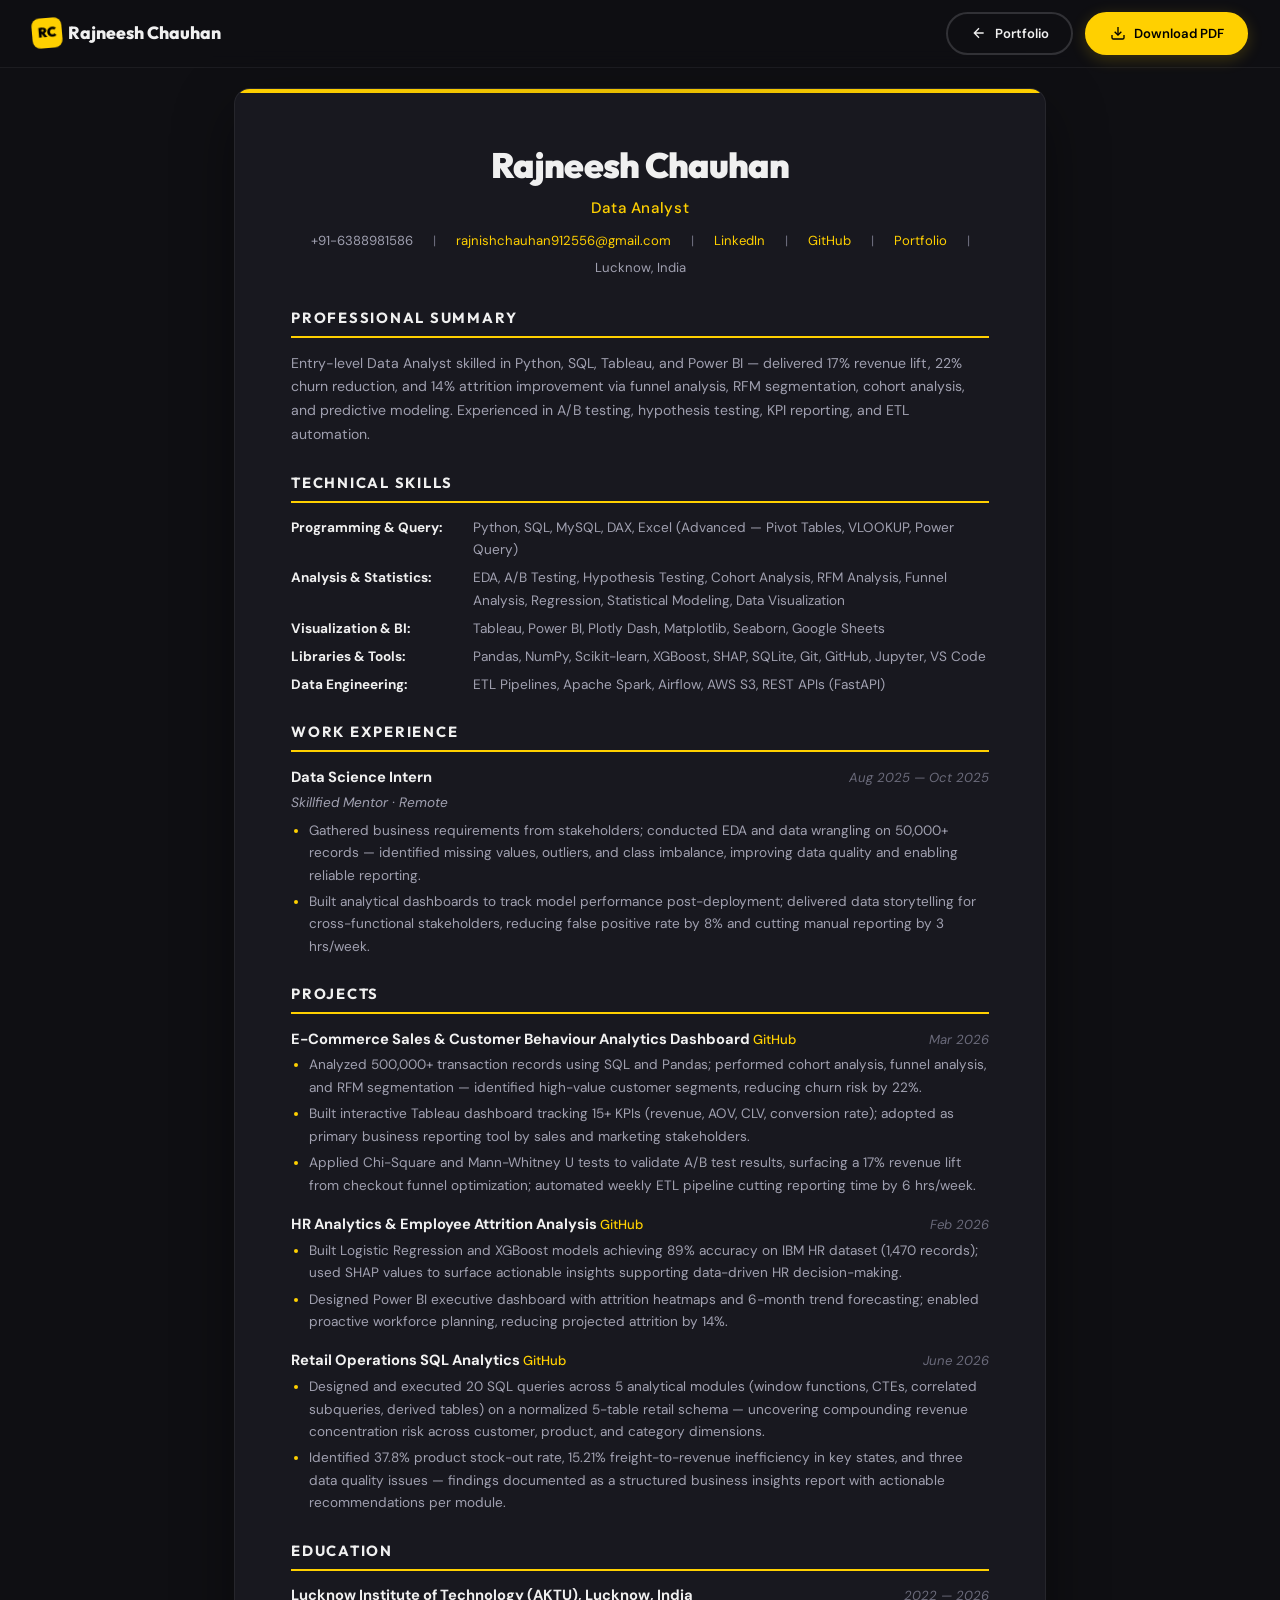
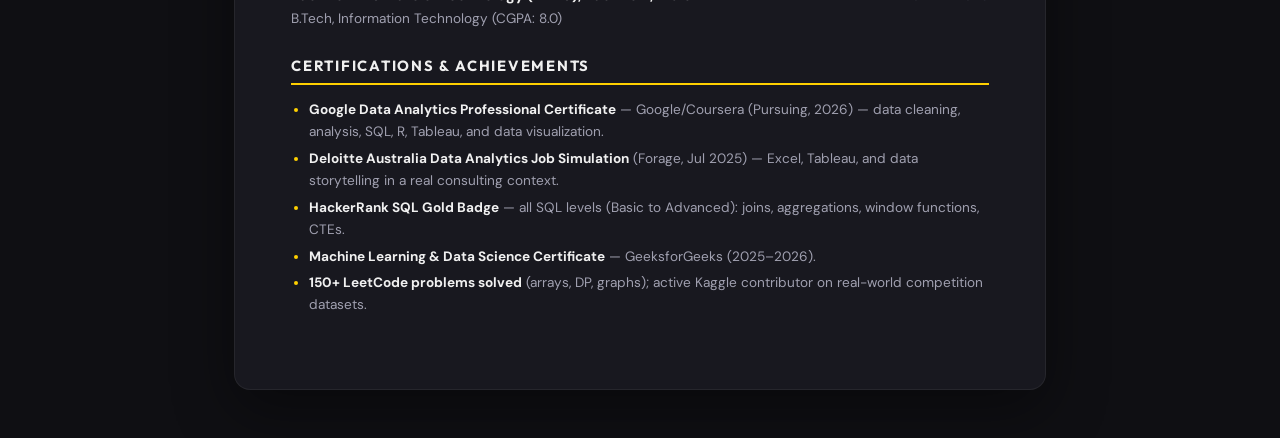
<file: resume.html>
<!DOCTYPE html>
<html lang="en">
<head>
<meta charset="UTF-8">
<meta name="viewport" content="width=device-width, initial-scale=1.0">
<title>Rajneesh Chauhan | Resume — Data Analyst</title>
<meta name="description" content="Resume of Rajneesh Chauhan — Entry-level Data Analyst skilled in Python, SQL, Tableau, Power BI with proven business impact.">
<link rel="stylesheet" href="https://fonts.googleapis.com/css2?family=Outfit:wght@300;400;500;600;700;800;900&family=DM+Sans:ital,opsz,wght@0,9..40,300;0,9..40,400;0,9..40,500;0,9..40,600;0,9..40,700;1,9..40,400&display=swap">
<style>
  :root {
    --color-bg: #0f0f13;
    --color-surface: #18181f;
    --color-surface-2: #1e1e28;
    --color-accent: #ffd000;
    --color-accent-dark: #e6bb00;
    --color-accent-glow: rgba(255, 208, 0, 0.08);
    --color-text: #f0f0f0;
    --color-text-secondary: #a0a0b0;
    --color-text-muted: #6a6a7a;
    --color-border: rgba(255, 255, 255, 0.06);
    --font-heading: 'Outfit', sans-serif;
    --font-body: 'DM Sans', sans-serif;
    --radius: 16px;
    --transition: 0.3s cubic-bezier(0.4, 0, 0.2, 1);
  }

  *, *::before, *::after { margin: 0; padding: 0; box-sizing: border-box; }

  html { scroll-behavior: smooth; }

  body {
    font-family: var(--font-body);
    background: var(--color-bg);
    color: var(--color-text);
    line-height: 1.6;
    -webkit-font-smoothing: antialiased;
  }

  ::selection { background: var(--color-accent); color: #000; }

  a { color: var(--color-accent); text-decoration: none; transition: color var(--transition); }
  a:hover { color: var(--color-accent-dark); }

  /* ---- Top Bar ---- */
  .top-bar {
    position: fixed; top: 0; left: 0; right: 0; z-index: 100;
    background: rgba(15,15,19,0.85);
    backdrop-filter: blur(20px);
    -webkit-backdrop-filter: blur(20px);
    border-bottom: 1px solid var(--color-border);
    padding: 0.75rem 2rem;
    display: flex; align-items: center; justify-content: space-between;
  }
  .top-bar-left { display: flex; align-items: center; gap: 0.75rem; }
  .top-bar-left a {
    font-family: var(--font-heading); font-weight: 800; font-size: 1.1rem;
    color: var(--color-text); display: flex; align-items: center; gap: 0.4rem;
  }
  .top-bar-left .logo-icon {
    width: 30px; height: 30px; background: var(--color-accent); border-radius: 8px;
    display: flex; align-items: center; justify-content: center;
    font-weight: 900; font-size: 0.85rem; color: #000; transform: rotate(-5deg);
  }
  .top-bar-right { display: flex; gap: 0.75rem; }

  .btn-download, .btn-back {
    display: inline-flex; align-items: center; gap: 0.5rem;
    padding: 0.55rem 1.4rem; border-radius: 999px;
    font-family: var(--font-body); font-size: 0.82rem; font-weight: 600;
    cursor: pointer; border: 2px solid transparent; transition: all var(--transition);
    text-decoration: none;
  }
  .btn-download {
    background: var(--color-accent); color: #000; border-color: var(--color-accent);
    box-shadow: 0 4px 16px rgba(255,208,0,0.2);
  }
  .btn-download:hover {
    transform: translateY(-2px); box-shadow: 0 8px 28px rgba(255,208,0,0.35);
    color: #000;
  }
  .btn-back {
    background: transparent; color: var(--color-text); border-color: rgba(255,255,255,0.15);
  }
  .btn-back:hover {
    background: rgba(255,255,255,0.05); transform: translateY(-2px);
    border-color: rgba(255,255,255,0.25); color: var(--color-text);
  }

  /* ---- Resume Container ---- */
  .resume-wrapper {
    max-width: 860px; margin: 5.5rem auto 3rem; padding: 0 1.5rem;
  }

  .resume-paper {
    background: var(--color-surface);
    border: 1px solid var(--color-border);
    border-radius: var(--radius);
    padding: 3rem 3.5rem;
    box-shadow: 0 20px 60px rgba(0,0,0,0.4);
    position: relative;
    overflow: hidden;
  }

  .resume-paper::before {
    content: '';
    position: absolute; top: 0; left: 0; right: 0; height: 4px;
    background: linear-gradient(90deg, var(--color-accent), var(--color-accent-dark), var(--color-accent));
  }

  /* ---- Header ---- */
  .resume-header { text-align: center; margin-bottom: 1.75rem; }
  .resume-name {
    font-family: var(--font-heading); font-size: 2.2rem; font-weight: 900;
    letter-spacing: -0.02em; margin-bottom: 0.15rem;
  }
  .resume-subtitle {
    font-size: 0.95rem; color: var(--color-accent); font-weight: 500;
    letter-spacing: 0.04em; margin-bottom: 0.6rem;
  }
  .resume-contact {
    display: flex; flex-wrap: wrap; justify-content: center;
    gap: 0.4rem 1.25rem; font-size: 0.82rem; color: var(--color-text-secondary);
  }
  .resume-contact a { color: var(--color-accent); }
  .resume-contact .sep { color: var(--color-text-muted); }

  /* ---- Section ---- */
  .resume-section { margin-bottom: 1.5rem; }
  .resume-section-title {
    font-family: var(--font-heading); font-size: 0.92rem; font-weight: 700;
    text-transform: uppercase; letter-spacing: 0.12em; color: var(--color-text);
    padding-bottom: 0.4rem;
    border-bottom: 2px solid var(--color-accent);
    margin-bottom: 0.85rem;
  }

  /* ---- Summary ---- */
  .resume-summary {
    font-size: 0.88rem; color: var(--color-text-secondary); line-height: 1.7;
  }

  /* ---- Skills grid ---- */
  .skills-table { display: grid; gap: 0.35rem; }
  .skill-row {
    display: flex; gap: 0.75rem; font-size: 0.85rem; line-height: 1.65;
  }
  .skill-label {
    font-weight: 700; color: var(--color-text); min-width: 170px; flex-shrink: 0;
  }
  .skill-value { color: var(--color-text-secondary); }

  /* ---- Experience / Projects ---- */
  .entry { margin-bottom: 1rem; }
  .entry-header {
    display: flex; justify-content: space-between; align-items: baseline;
    flex-wrap: wrap; gap: 0.25rem; margin-bottom: 0.2rem;
  }
  .entry-title { font-weight: 700; font-size: 0.92rem; color: var(--color-text); }
  .entry-title a {
    color: var(--color-accent); font-size: 0.82rem; font-weight: 500;
  }
  .entry-date { font-size: 0.82rem; color: var(--color-text-muted); font-style: italic; }
  .entry-subtitle {
    font-size: 0.85rem; color: var(--color-text-secondary); font-style: italic;
    margin-bottom: 0.35rem;
  }

  .entry-bullets { padding-left: 1.1rem; }
  .entry-bullets li {
    font-size: 0.85rem; color: var(--color-text-secondary); line-height: 1.65;
    margin-bottom: 0.25rem; position: relative;
  }
  .entry-bullets li::marker { color: var(--color-accent); }

  /* ---- Education ---- */
  .edu-entry { display: flex; justify-content: space-between; align-items: baseline; flex-wrap: wrap; }
  .edu-school { font-weight: 700; font-size: 0.92rem; }
  .edu-degree { font-size: 0.85rem; color: var(--color-text-secondary); }

  /* ---- Certifications ---- */
  .cert-list { padding-left: 1.1rem; }
  .cert-list li {
    font-size: 0.85rem; color: var(--color-text-secondary); line-height: 1.65;
    margin-bottom: 0.25rem;
  }
  .cert-list li::marker { color: var(--color-accent); }
  .cert-list li strong { color: var(--color-text); font-weight: 700; }

  /* ---- Print styles ---- */
  @media print {
    body { background: #fff; color: #000; }
    .top-bar { display: none; }
    .resume-wrapper { margin: 0; padding: 0; max-width: 100%; }
    .resume-paper {
      box-shadow: none; border: none; border-radius: 0;
      padding: 0.5in; background: #fff;
    }
    .resume-paper::before { display: none; }
    .resume-name { color: #000; }
    .resume-subtitle { color: #444; }
    .resume-contact { color: #444; }
    .resume-contact a { color: #0066cc; }
    .resume-section-title { color: #000; border-color: #000; }
    .resume-summary, .skill-value, .entry-subtitle, .entry-bullets li, .cert-list li, .edu-degree { color: #333; }
    .skill-label, .entry-title, .edu-school, .cert-list li strong { color: #000; }
    .entry-date { color: #666; }
    .entry-bullets li::marker, .cert-list li::marker { color: #000; }
  }

  /* ---- Responsive ---- */
  @media (max-width: 640px) {
    .resume-paper { padding: 2rem 1.5rem; }
    .resume-name { font-size: 1.6rem; }
    .resume-contact { flex-direction: column; gap: 0.25rem; }
    .skill-row { flex-direction: column; gap: 0.1rem; }
    .skill-label { min-width: auto; }
    .entry-header { flex-direction: column; }
    .top-bar { padding: 0.6rem 1rem; }
    .top-bar-right { gap: 0.5rem; }
    .btn-download, .btn-back { padding: 0.45rem 1rem; font-size: 0.78rem; }
  }
</style>
</head>
<body>

<!-- Top Bar -->
<div class="top-bar">
  <div class="top-bar-left">
    <a href="index.html">
      <span class="logo-icon">RC</span>
      Rajneesh Chauhan
    </a>
  </div>
  <div class="top-bar-right">
    <a href="index.html" class="btn-back">
      <svg width="16" height="16" viewBox="0 0 24 24" fill="none" stroke="currentColor" stroke-width="2"><path d="M19 12H5M12 19l-7-7 7-7"/></svg>
      Portfolio
    </a>
    <button class="btn-download" onclick="window.print()">
      <svg width="16" height="16" viewBox="0 0 24 24" fill="none" stroke="currentColor" stroke-width="2"><path d="M21 15v4a2 2 0 0 1-2 2H5a2 2 0 0 1-2-2v-4"/><polyline points="7 10 12 15 17 10"/><line x1="12" y1="15" x2="12" y2="3"/></svg>
      Download PDF
    </button>
  </div>
</div>

<!-- Resume Content -->
<div class="resume-wrapper">
  <div class="resume-paper">

    <!-- Header -->
    <div class="resume-header">
      <h1 class="resume-name">Rajneesh Chauhan</h1>
      <p class="resume-subtitle">Data Analyst</p>
      <div class="resume-contact">
        <span>+91-6388981586</span>
        <span class="sep">|</span>
        <a href="mailto:rajnishchauhan912556@gmail.com">rajnishchauhan912556@gmail.com</a>
        <span class="sep">|</span>
        <a href="https://linkedin.com/in/rajneesh-chauhan" target="_blank">LinkedIn</a>
        <span class="sep">|</span>
        <a href="https://github.com/Codex610" target="_blank">GitHub</a>
        <span class="sep">|</span>
        <a href="index.html">Portfolio</a>
        <span class="sep">|</span>
        <span>Lucknow, India</span>
      </div>
    </div>

    <!-- Professional Summary -->
    <div class="resume-section">
      <h2 class="resume-section-title">Professional Summary</h2>
      <p class="resume-summary">
        Entry-level Data Analyst skilled in Python, SQL, Tableau, and Power BI — delivered 17% revenue lift, 22% churn reduction, and 14% attrition improvement via funnel analysis, RFM segmentation, cohort analysis, and predictive modeling. Experienced in A/B testing, hypothesis testing, KPI reporting, and ETL automation.
      </p>
    </div>

    <!-- Technical Skills -->
    <div class="resume-section">
      <h2 class="resume-section-title">Technical Skills</h2>
      <div class="skills-table">
        <div class="skill-row">
          <span class="skill-label">Programming & Query:</span>
          <span class="skill-value">Python, SQL, MySQL, DAX, Excel (Advanced — Pivot Tables, VLOOKUP, Power Query)</span>
        </div>
        <div class="skill-row">
          <span class="skill-label">Analysis & Statistics:</span>
          <span class="skill-value">EDA, A/B Testing, Hypothesis Testing, Cohort Analysis, RFM Analysis, Funnel Analysis, Regression, Statistical Modeling, Data Visualization</span>
        </div>
        <div class="skill-row">
          <span class="skill-label">Visualization & BI:</span>
          <span class="skill-value">Tableau, Power BI, Plotly Dash, Matplotlib, Seaborn, Google Sheets</span>
        </div>
        <div class="skill-row">
          <span class="skill-label">Libraries & Tools:</span>
          <span class="skill-value">Pandas, NumPy, Scikit-learn, XGBoost, SHAP, SQLite, Git, GitHub, Jupyter, VS Code</span>
        </div>
        <div class="skill-row">
          <span class="skill-label">Data Engineering:</span>
          <span class="skill-value">ETL Pipelines, Apache Spark, Airflow, AWS S3, REST APIs (FastAPI)</span>
        </div>
      </div>
    </div>

    <!-- Work Experience -->
    <div class="resume-section">
      <h2 class="resume-section-title">Work Experience</h2>
      <div class="entry">
        <div class="entry-header">
          <span class="entry-title">Data Science Intern</span>
          <span class="entry-date">Aug 2025 — Oct 2025</span>
        </div>
        <div class="entry-subtitle">Skillfied Mentor · Remote</div>
        <ul class="entry-bullets">
          <li>Gathered business requirements from stakeholders; conducted EDA and data wrangling on 50,000+ records — identified missing values, outliers, and class imbalance, improving data quality and enabling reliable reporting.</li>
          <li>Built analytical dashboards to track model performance post-deployment; delivered data storytelling for cross-functional stakeholders, reducing false positive rate by 8% and cutting manual reporting by 3 hrs/week.</li>
        </ul>
      </div>
    </div>

    <!-- Projects -->
    <div class="resume-section">
      <h2 class="resume-section-title">Projects</h2>

      <div class="entry">
        <div class="entry-header">
          <span class="entry-title">E-Commerce Sales & Customer Behaviour Analytics Dashboard <a href="https://github.com/Codex610/E-Commerce-Sales-Customer-Behaviour-Analytics-Dashboard" target="_blank">GitHub</a></span>
          <span class="entry-date">Mar 2026</span>
        </div>
        <ul class="entry-bullets">
          <li>Analyzed 500,000+ transaction records using SQL and Pandas; performed cohort analysis, funnel analysis, and RFM segmentation — identified high-value customer segments, reducing churn risk by 22%.</li>
          <li>Built interactive Tableau dashboard tracking 15+ KPIs (revenue, AOV, CLV, conversion rate); adopted as primary business reporting tool by sales and marketing stakeholders.</li>
          <li>Applied Chi-Square and Mann-Whitney U tests to validate A/B test results, surfacing a 17% revenue lift from checkout funnel optimization; automated weekly ETL pipeline cutting reporting time by 6 hrs/week.</li>
        </ul>
      </div>

      <div class="entry">
        <div class="entry-header">
          <span class="entry-title">HR Analytics & Employee Attrition Analysis <a href="https://github.com/Codex610/HR-Analytics-Employee-Attrition-Analysis" target="_blank">GitHub</a></span>
          <span class="entry-date">Feb 2026</span>
        </div>
        <ul class="entry-bullets">
          <li>Built Logistic Regression and XGBoost models achieving 89% accuracy on IBM HR dataset (1,470 records); used SHAP values to surface actionable insights supporting data-driven HR decision-making.</li>
          <li>Designed Power BI executive dashboard with attrition heatmaps and 6-month trend forecasting; enabled proactive workforce planning, reducing projected attrition by 14%.</li>
        </ul>
      </div>

      <div class="entry">
        <div class="entry-header">
          <span class="entry-title">Retail Operations SQL Analytics <a href="https://github.com/Codex610/retail-sql-analytics" target="_blank">GitHub</a></span>
          <span class="entry-date">June 2026</span>
        </div>
        <ul class="entry-bullets">
          <li>Designed and executed 20 SQL queries across 5 analytical modules (window functions, CTEs, correlated subqueries, derived tables) on a normalized 5-table retail schema — uncovering compounding revenue concentration risk across customer, product, and category dimensions.</li>
          <li>Identified 37.8% product stock-out rate, 15.21% freight-to-revenue inefficiency in key states, and three data quality issues — findings documented as a structured business insights report with actionable recommendations per module.</li>
        </ul>
      </div>
    </div>

    <!-- Education -->
    <div class="resume-section">
      <h2 class="resume-section-title">Education</h2>
      <div class="edu-entry">
        <div>
          <div class="edu-school">Lucknow Institute of Technology (AKTU), Lucknow, India</div>
          <div class="edu-degree">B.Tech, Information Technology (CGPA: 8.0)</div>
        </div>
        <span class="entry-date">2022 — 2026</span>
      </div>
    </div>

    <!-- Certifications & Achievements -->
    <div class="resume-section">
      <h2 class="resume-section-title">Certifications & Achievements</h2>
      <ul class="cert-list">
        <li><strong>Google Data Analytics Professional Certificate</strong> — Google/Coursera (Pursuing, 2026) — data cleaning, analysis, SQL, R, Tableau, and data visualization.</li>
        <li><strong>Deloitte Australia Data Analytics Job Simulation</strong> (Forage, Jul 2025) — Excel, Tableau, and data storytelling in a real consulting context.</li>
        <li><strong>HackerRank SQL Gold Badge</strong> — all SQL levels (Basic to Advanced): joins, aggregations, window functions, CTEs.</li>
        <li><strong>Machine Learning & Data Science Certificate</strong> — GeeksforGeeks (2025–2026).</li>
        <li><strong>150+ LeetCode problems solved</strong> (arrays, DP, graphs); active Kaggle contributor on real-world competition datasets.</li>
      </ul>
    </div>

  </div><!-- /resume-paper -->
</div><!-- /resume-wrapper -->

</body>
</html>
</file>
